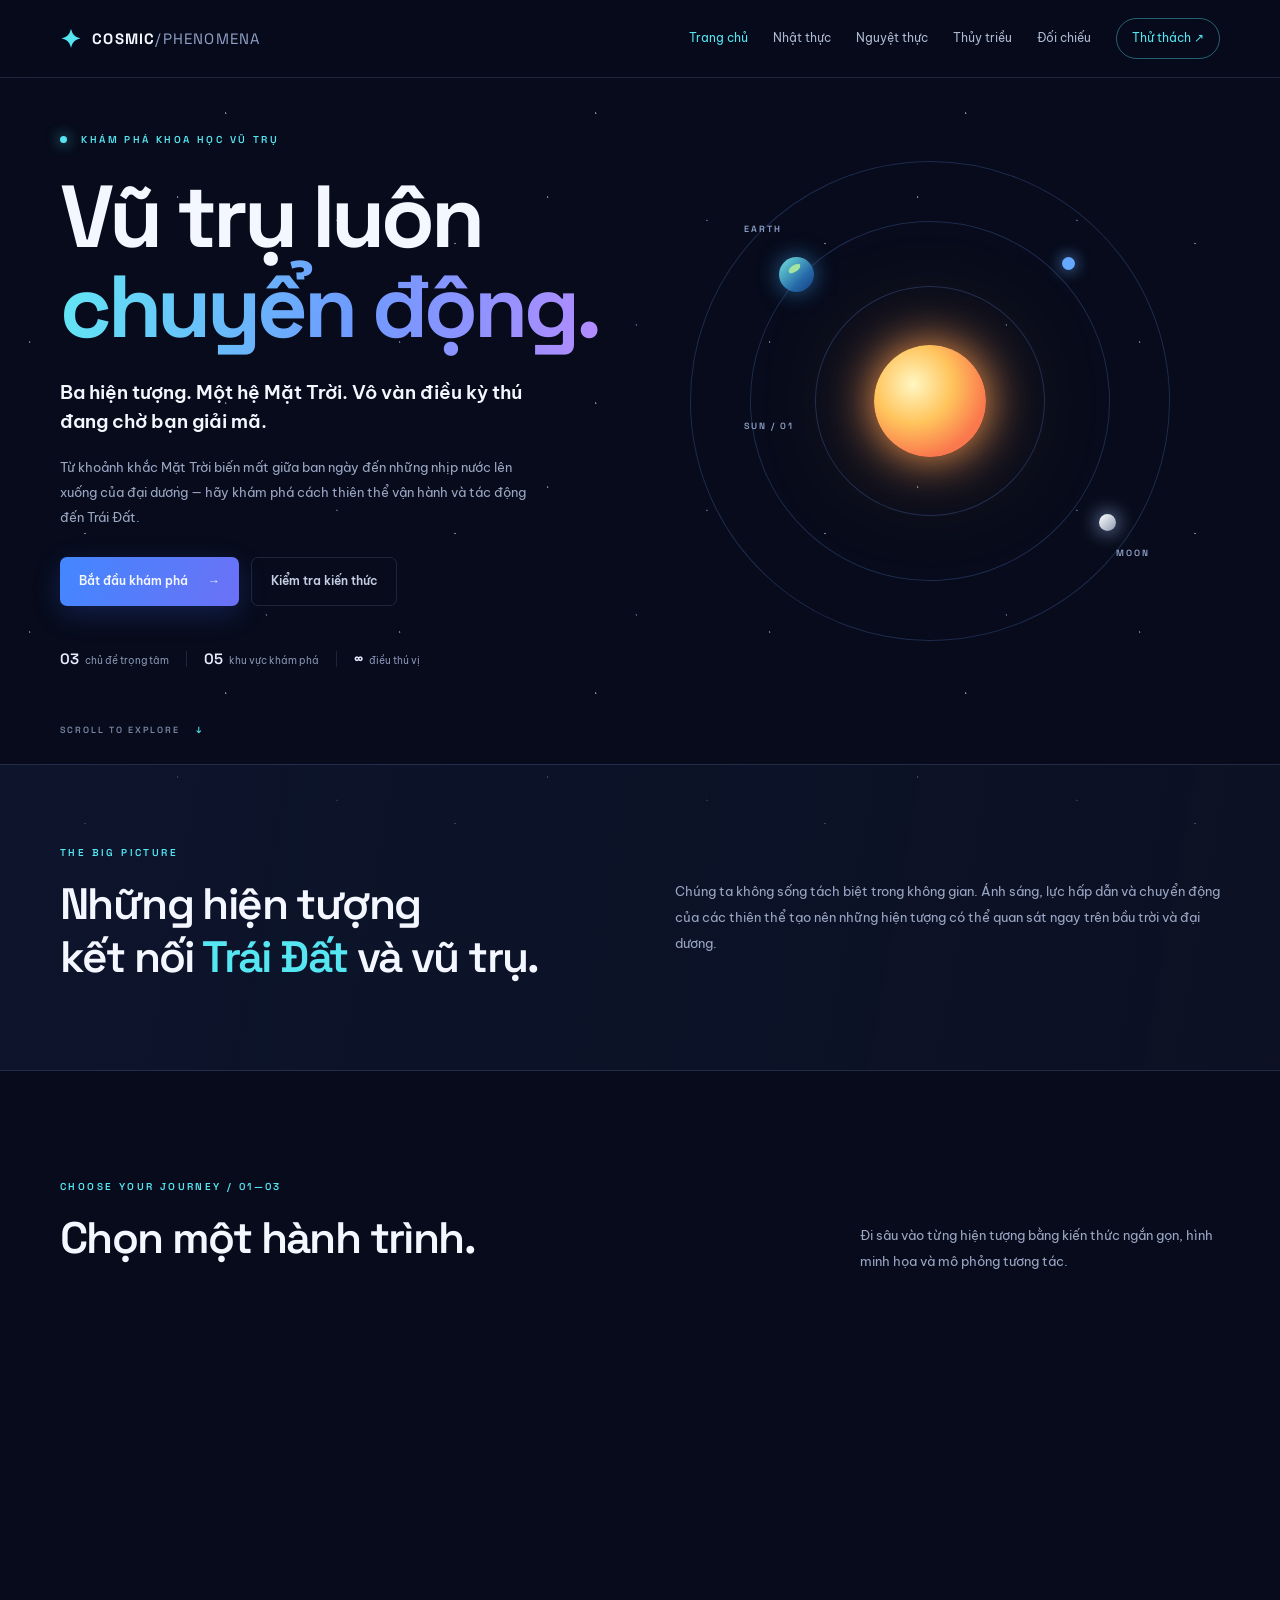
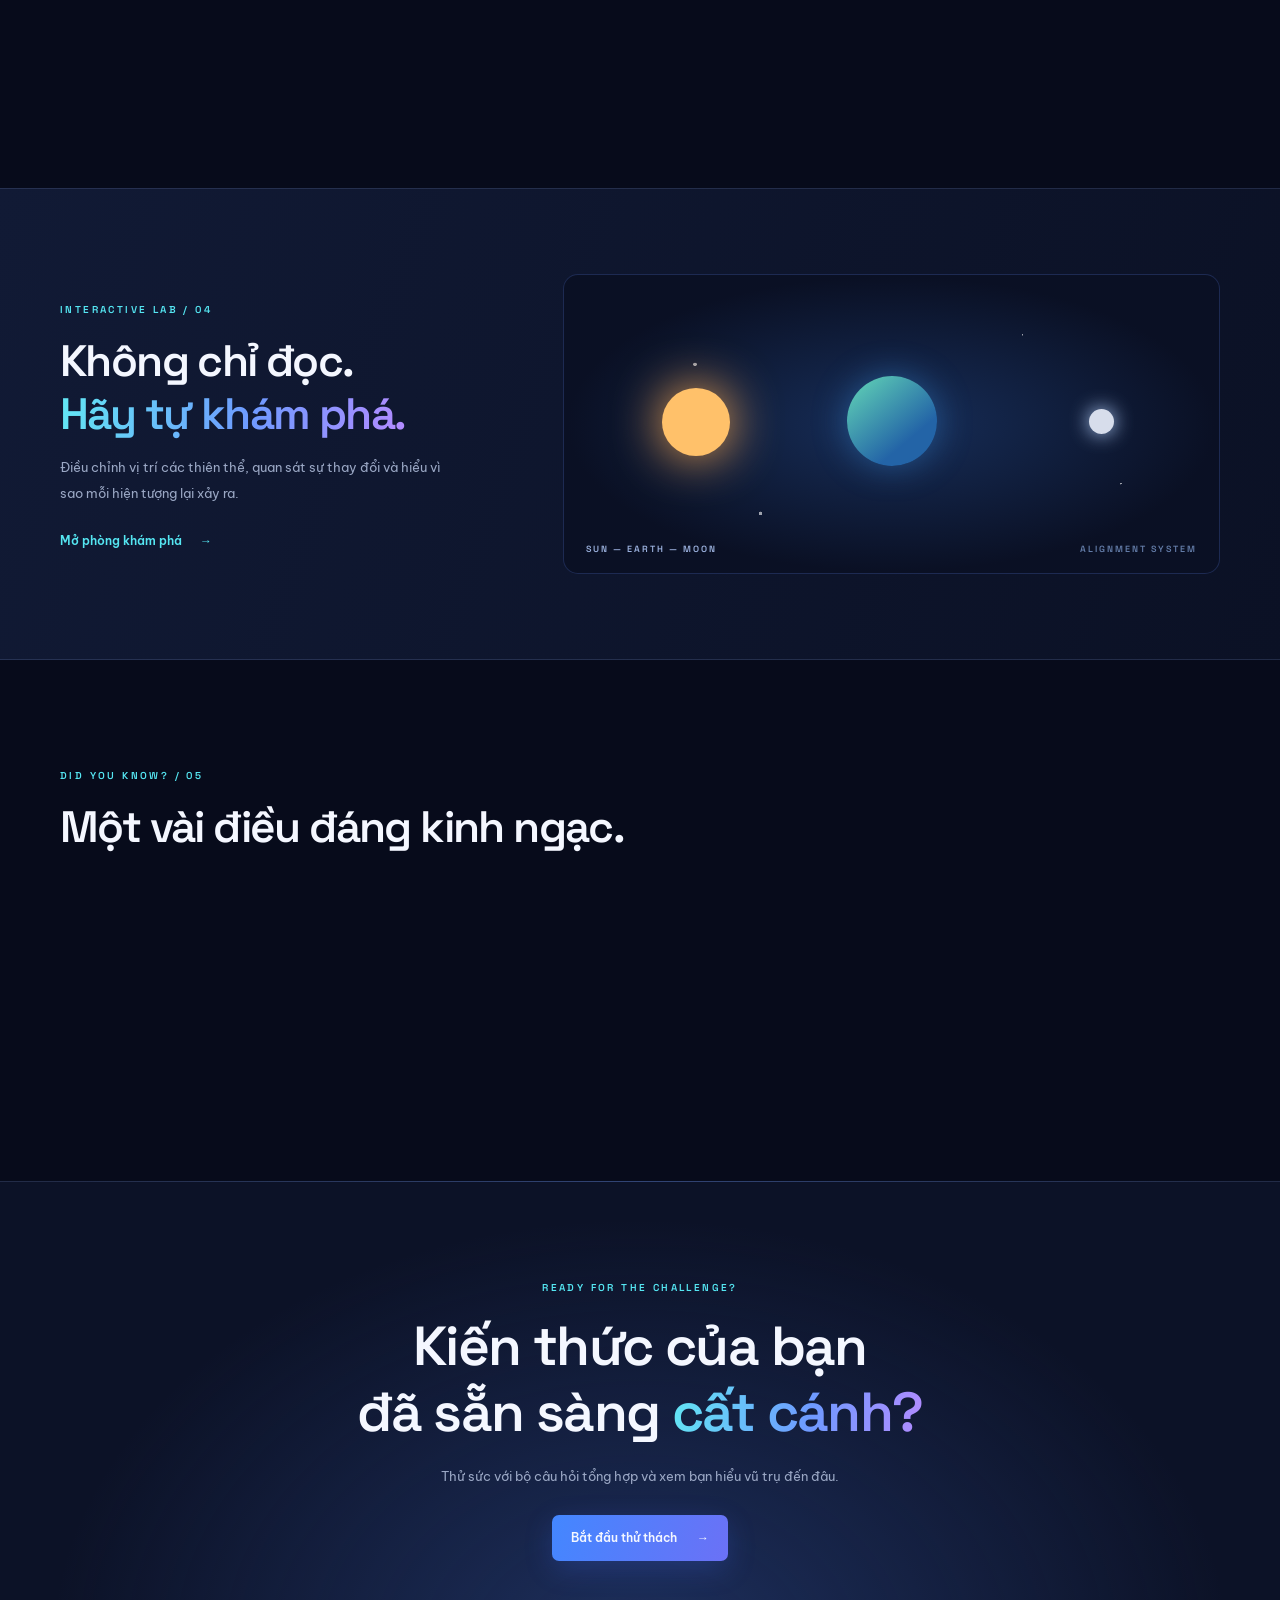
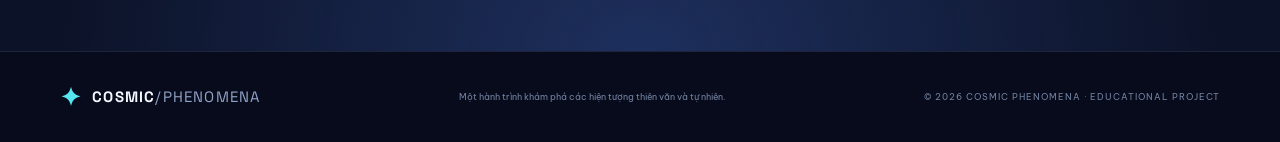
<file: index.html>
<!DOCTYPE html>
<html lang="vi">
<head>
  <meta charset="UTF-8"><meta name="viewport" content="width=device-width, initial-scale=1">
  <meta name="theme-color" content="#070b1b">
  <meta name="description" content="Khám phá nhật thực, nguyệt thực và thủy triều qua kiến thức khoa học, mô phỏng trực quan và thử thách tương tác.">
  <title>COSMIC PHENOMENA — Khám phá vũ trụ</title>
  <link rel="preconnect" href="https://fonts.googleapis.com"><link rel="preconnect" href="https://fonts.gstatic.com" crossorigin>
  <link href="https://fonts.googleapis.com/css2?family=Be+Vietnam+Pro:wght@300;400;500;600;700;800&family=Space+Grotesk:wght@400;500;600;700&display=swap" rel="stylesheet">
  <link rel="stylesheet" href="css/style.css">
</head>
<body>
  <div class="starfield" aria-hidden="true"></div>
  <header class="site-header">
    <a class="brand" href="index.html"><span class="brand-mark">✦</span><span>COSMIC<span class="brand-light">/PHENOMENA</span></span></a>
    <button class="menu-toggle" aria-label="Mở menu" aria-expanded="false">☰</button>
    <nav class="main-nav">
      <a class="active" href="index.html">Trang chủ</a><a href="pages/solar-eclipse.html">Nhật thực</a><a href="pages/lunar-eclipse.html">Nguyệt thực</a><a href="pages/tides.html">Thủy triều</a><a href="pages/compare.html">Đối chiếu</a><a class="nav-quiz" href="pages/quiz.html">Thử thách ↗</a>
    </nav>
  </header>
  <main>
    <section class="hero wrap">
      <div class="hero-copy">
        <div class="eyebrow"><span class="pulse"></span> KHÁM PHÁ KHOA HỌC VŨ TRỤ</div>
        <h1>Vũ trụ luôn<br><span class="gradient-text">chuyển động.</span></h1>
        <p class="hero-lead">Ba hiện tượng. Một hệ Mặt Trời. Vô vàn điều kỳ thú đang chờ bạn giải mã.</p>
        <p class="hero-desc">Từ khoảnh khắc Mặt Trời biến mất giữa ban ngày đến những nhịp nước lên xuống của đại dương — hãy khám phá cách thiên thể vận hành và tác động đến Trái Đất.</p>
        <div class="hero-actions"><a class="btn btn-primary" href="#journey">Bắt đầu khám phá <span>→</span></a><a class="btn btn-ghost" href="pages/quiz.html">Kiểm tra kiến thức</a></div>
        <div class="hero-meta"><span><b>03</b> chủ đề trọng tâm</span><i></i><span><b>05</b> khu vực khám phá</span><i></i><span><b>∞</b> điều thú vị</span></div>
      </div>
      <div class="solar-art" aria-label="Minh họa hệ Mặt Trời và các thiên thể">
        <div class="orbit orbit-one"></div><div class="orbit orbit-two"></div><div class="orbit orbit-three"></div>
        <div class="sun"></div><div class="planet planet-earth"><span></span></div><div class="planet planet-moon"></div><div class="planet planet-blue"></div>
        <div class="art-label label-sun">SUN / 01</div><div class="art-label label-earth">EARTH</div><div class="art-label label-moon">MOON</div>
      </div>
      <div class="scroll-note">SCROLL TO EXPLORE <span>↓</span></div>
    </section>
    <section class="intro-band"><div class="wrap intro-grid"><div><span class="section-kicker">THE BIG PICTURE</span><h2>Những hiện tượng<br>kết nối <em>Trái Đất</em> và vũ trụ.</h2></div><p>Chúng ta không sống tách biệt trong không gian. Ánh sáng, lực hấp dẫn và chuyển động của các thiên thể tạo nên những hiện tượng có thể quan sát ngay trên bầu trời và đại dương.</p></div></section>
    <section class="wrap journey-section" id="journey">
      <div class="section-heading"><div><span class="section-kicker">CHOOSE YOUR JOURNEY / 01—03</span><h2>Chọn một hành trình.</h2></div><p>Đi sâu vào từng hiện tượng bằng kiến thức ngắn gọn, hình minh họa và mô phỏng tương tác.</p></div>
      <div class="topic-grid">
        <a class="topic-card eclipse-card" href="pages/solar-eclipse.html"><div class="card-top"><span>01 / SOLAR ECLIPSE</span><span class="arrow-round">↗</span></div><div class="mini-orbit"><span class="mini-sun"></span><span class="mini-moon"></span><span class="mini-earth"></span></div><h3>Nhật thực</h3><p>Khi Mặt Trăng đi qua giữa Mặt Trời và Trái Đất, che khuất ánh sáng Mặt Trời.</p><div class="card-link">Khám phá hiện tượng <b>→</b></div></a>
        <a class="topic-card lunar-card" href="pages/lunar-eclipse.html"><div class="card-top"><span>02 / LUNAR ECLIPSE</span><span class="arrow-round">↗</span></div><div class="mini-orbit"><span class="mini-earth"></span><span class="mini-moon red-moon"></span><span class="shadow-cone"></span></div><h3>Nguyệt thực</h3><p>Khi Trái Đất nằm giữa Mặt Trời và Mặt Trăng, bóng Trái Đất phủ lên Mặt Trăng.</p><div class="card-link">Khám phá hiện tượng <b>→</b></div></a>
        <a class="topic-card tide-card" href="pages/tides.html"><div class="card-top"><span>03 / OCEAN TIDES</span><span class="arrow-round">↗</span></div><div class="tide-visual"><span class="tide-moon"></span><span class="tide-earth"></span><span class="wave wave-a"></span><span class="wave wave-b"></span></div><h3>Thủy triều</h3><p>Nhịp dâng và hạ của mực nước biển chủ yếu do lực hấp dẫn của Mặt Trăng và Mặt Trời.</p><div class="card-link">Khám phá hiện tượng <b>→</b></div></a>
      </div>
    </section>
    <section class="simulation-strip"><div class="wrap sim-grid"><div><span class="section-kicker">INTERACTIVE LAB / 04</span><h2>Không chỉ đọc.<br><span class="gradient-text">Hãy tự khám phá.</span></h2><p>Điều chỉnh vị trí các thiên thể, quan sát sự thay đổi và hiểu vì sao mỗi hiện tượng lại xảy ra.</p><a class="text-link" href="pages/compare.html">Mở phòng khám phá <span>→</span></a></div><div class="lab-panel"><div class="lab-stars"></div><div class="lab-sun"></div><div class="lab-earth"></div><div class="lab-moon"></div><div class="lab-caption">SUN — EARTH — MOON <span>ALIGNMENT SYSTEM</span></div></div></div></section>
    <section class="wrap facts-section"><div class="section-heading"><div><span class="section-kicker">DID YOU KNOW? / 05</span><h2>Một vài điều đáng kinh ngạc.</h2></div></div><div class="fact-grid"><article class="fact"><strong>01</strong><h3>Không phải tháng nào cũng có nhật thực</h3><p>Mặt phẳng quỹ đạo Mặt Trăng nghiêng khoảng 5° so với mặt phẳng quỹ đạo Trái Đất quanh Mặt Trời.</p></article><article class="fact"><strong>02</strong><h3>Mặt Trăng có thể chuyển màu đỏ</h3><p>Trong nguyệt thực toàn phần, ánh sáng đỏ bị khúc xạ và tán xạ qua khí quyển Trái Đất chiếu tới Mặt Trăng.</p></article><article class="fact"><strong>03</strong><h3>Mặt Trời cũng tạo ra thủy triều</h3><p>Mặt Trăng có ảnh hưởng lớn hơn, nhưng lực hấp dẫn của Mặt Trời cũng góp phần tạo nên triều cường và triều kém.</p></article></div></section>
    <section class="final-cta"><div class="wrap cta-inner"><span class="section-kicker">READY FOR THE CHALLENGE?</span><h2>Kiến thức của bạn<br>đã sẵn sàng <span class="gradient-text">cất cánh?</span></h2><p>Thử sức với bộ câu hỏi tổng hợp và xem bạn hiểu vũ trụ đến đâu.</p><a class="btn btn-primary" href="pages/quiz.html">Bắt đầu thử thách <span>→</span></a></div></section>
  </main>
  <footer class="site-footer"><div class="wrap footer-inner"><a class="brand" href="index.html"><span class="brand-mark">✦</span><span>COSMIC<span class="brand-light">/PHENOMENA</span></span></a><p>Một hành trình khám phá các hiện tượng thiên văn và tự nhiên.</p><span>© 2026 COSMIC PHENOMENA · EDUCATIONAL PROJECT</span></div></footer>
  <script src="js/app.js"></script>
</body></html>
</file>
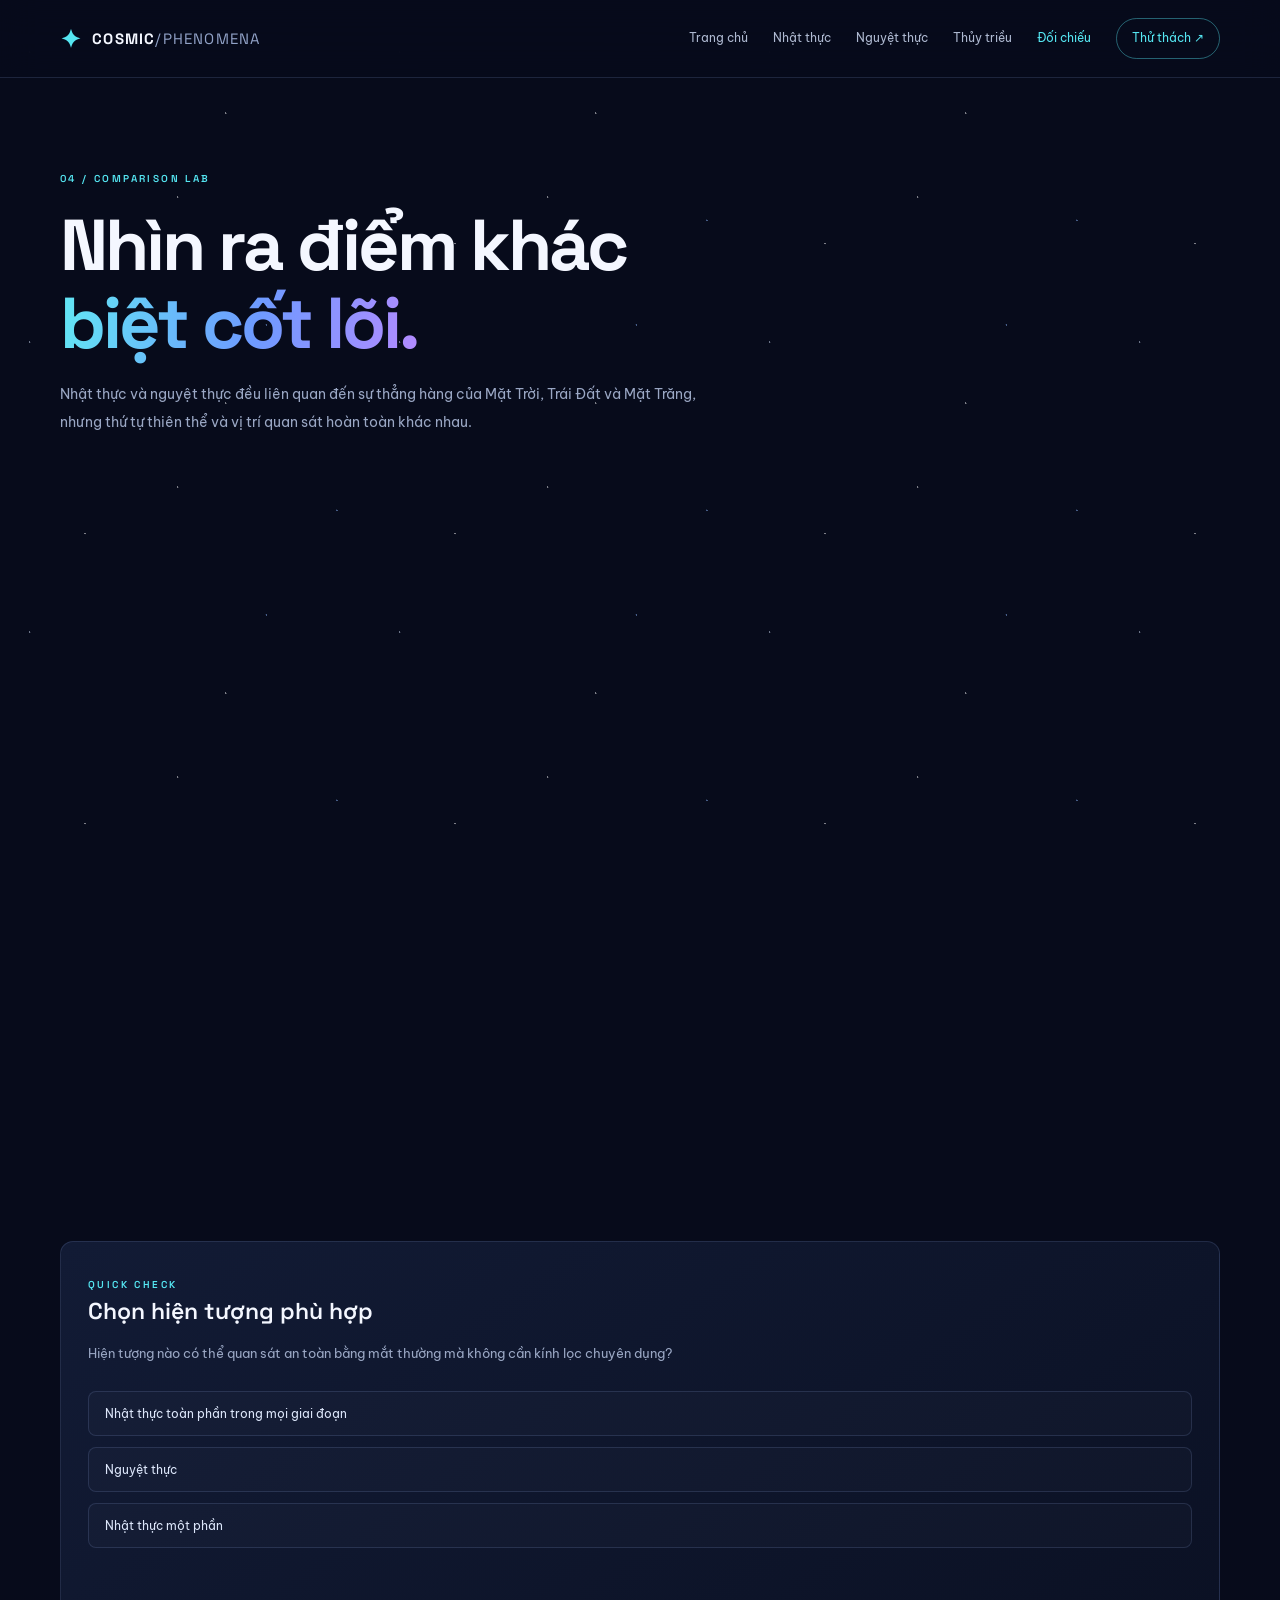
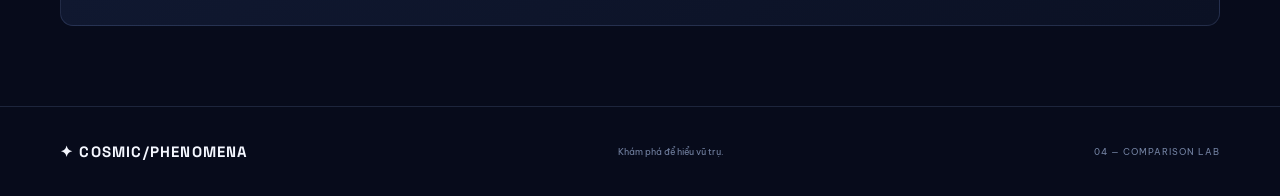
<file: pages/compare.html>
<!DOCTYPE html><html lang="vi"><head><meta charset="UTF-8"><meta name="viewport" content="width=device-width,initial-scale=1"><title>Đối chiếu — COSMIC PHENOMENA</title><link href="https://fonts.googleapis.com/css2?family=Be+Vietnam+Pro:wght@300;400;500;600;700;800&family=Space+Grotesk:wght@400;500;600;700&display=swap" rel="stylesheet"><link rel="stylesheet" href="../css/style.css"></head><body><div class="starfield"></div><header class="site-header"><a class="brand" href="../index.html"><span class="brand-mark">✦</span><span>COSMIC<span class="brand-light">/PHENOMENA</span></span></a><button class="menu-toggle" aria-label="Mở menu">☰</button><nav class="main-nav"><a href="../index.html">Trang chủ</a><a href="solar-eclipse.html">Nhật thực</a><a href="lunar-eclipse.html">Nguyệt thực</a><a href="tides.html">Thủy triều</a><a class="active" href="compare.html">Đối chiếu</a><a class="nav-quiz" href="quiz.html">Thử thách ↗</a></nav></header><main class="wrap"><section class="page-hero"><span class="section-kicker">04 / COMPARISON LAB</span><h1>Nhìn ra điểm khác<br><span class="gradient-text">biệt cốt lõi.</span></h1><p>Nhật thực và nguyệt thực đều liên quan đến sự thẳng hàng của Mặt Trời, Trái Đất và Mặt Trăng, nhưng thứ tự thiên thể và vị trí quan sát hoàn toàn khác nhau.</p></section><section class="content-panel"><h2>Nhật thực vs. Nguyệt thực</h2><div class="table-wrap"><table><thead><tr><th>Tiêu chí</th><th>Nhật thực</th><th>Nguyệt thực</th></tr></thead><tbody><tr><td>Thứ tự thiên thể</td><td>Mặt Trời — Mặt Trăng — Trái Đất</td><td>Mặt Trời — Trái Đất — Mặt Trăng</td></tr><tr><td>Pha Mặt Trăng</td><td>Trăng non</td><td>Trăng tròn</td></tr><tr><td>Vật thể bị che khuất</td><td>Mặt Trời (theo góc nhìn trên Trái Đất)</td><td>Mặt Trăng</td></tr><tr><td>Vùng quan sát</td><td>Dải hẹp trên Trái Đất đối với toàn phần</td><td>Nửa Trái Đất đang là ban đêm và thấy Mặt Trăng</td></tr><tr><td>An toàn quan sát</td><td>Cần kính lọc chuyên dụng đạt chuẩn hoặc chiếu gián tiếp</td><td>Có thể quan sát trực tiếp bằng mắt thường</td></tr></tbody></table></div></section><section class="content-panel" style="margin-top:20px"><h2>Triều cường vs. Triều kém</h2><div class="table-wrap"><table><thead><tr><th>Tiêu chí</th><th>Triều cường</th><th>Triều kém</th></tr></thead><tbody><tr><td>Vị trí tương đối</td><td>Mặt Trời, Trái Đất, Mặt Trăng gần thẳng hàng</td><td>Hướng Mặt Trời và Mặt Trăng gần vuông góc</td></tr><tr><td>Thời điểm thường gặp</td><td>Gần trăng non và trăng tròn</td><td>Gần bán nguyệt đầu và cuối</td></tr><tr><td>Biên độ triều</td><td>Lớn hơn</td><td>Nhỏ hơn</td></tr></tbody></table></div></section><section class="interactive-panel"><span class="section-kicker">QUICK CHECK</span><h2>Chọn hiện tượng phù hợp</h2><p>Hiện tượng nào có thể quan sát an toàn bằng mắt thường mà không cần kính lọc chuyên dụng?</p><div class="answers" id="quick-answers"><button class="answer" data-correct="false">Nhật thực toàn phần trong mọi giai đoạn</button><button class="answer" data-correct="true">Nguyệt thực</button><button class="answer" data-correct="false">Nhật thực một phần</button></div><div class="quiz-feedback" id="quick-feedback" aria-live="polite"></div></section></main><footer class="site-footer"><div class="wrap footer-inner"><a class="brand" href="../index.html">✦ COSMIC/PHENOMENA</a><p>Khám phá để hiểu vũ trụ.</p><span>04 — COMPARISON LAB</span></div></footer><script src="../js/app.js"></script><script>document.querySelectorAll('#quick-answers .answer').forEach(b=>b.addEventListener('click',()=>{document.querySelectorAll('#quick-answers .answer').forEach(x=>x.classList.remove('correct','wrong'));const ok=b.dataset.correct==='true';b.classList.add(ok?'correct':'wrong');document.getElementById('quick-feedback').textContent=ok?'Chính xác! Nguyệt thực có thể quan sát trực tiếp bằng mắt thường.':'Chưa đúng. Nhật thực cần biện pháp bảo vệ mắt; nguyệt thực thì không.';}));</script></body></html>
</file>
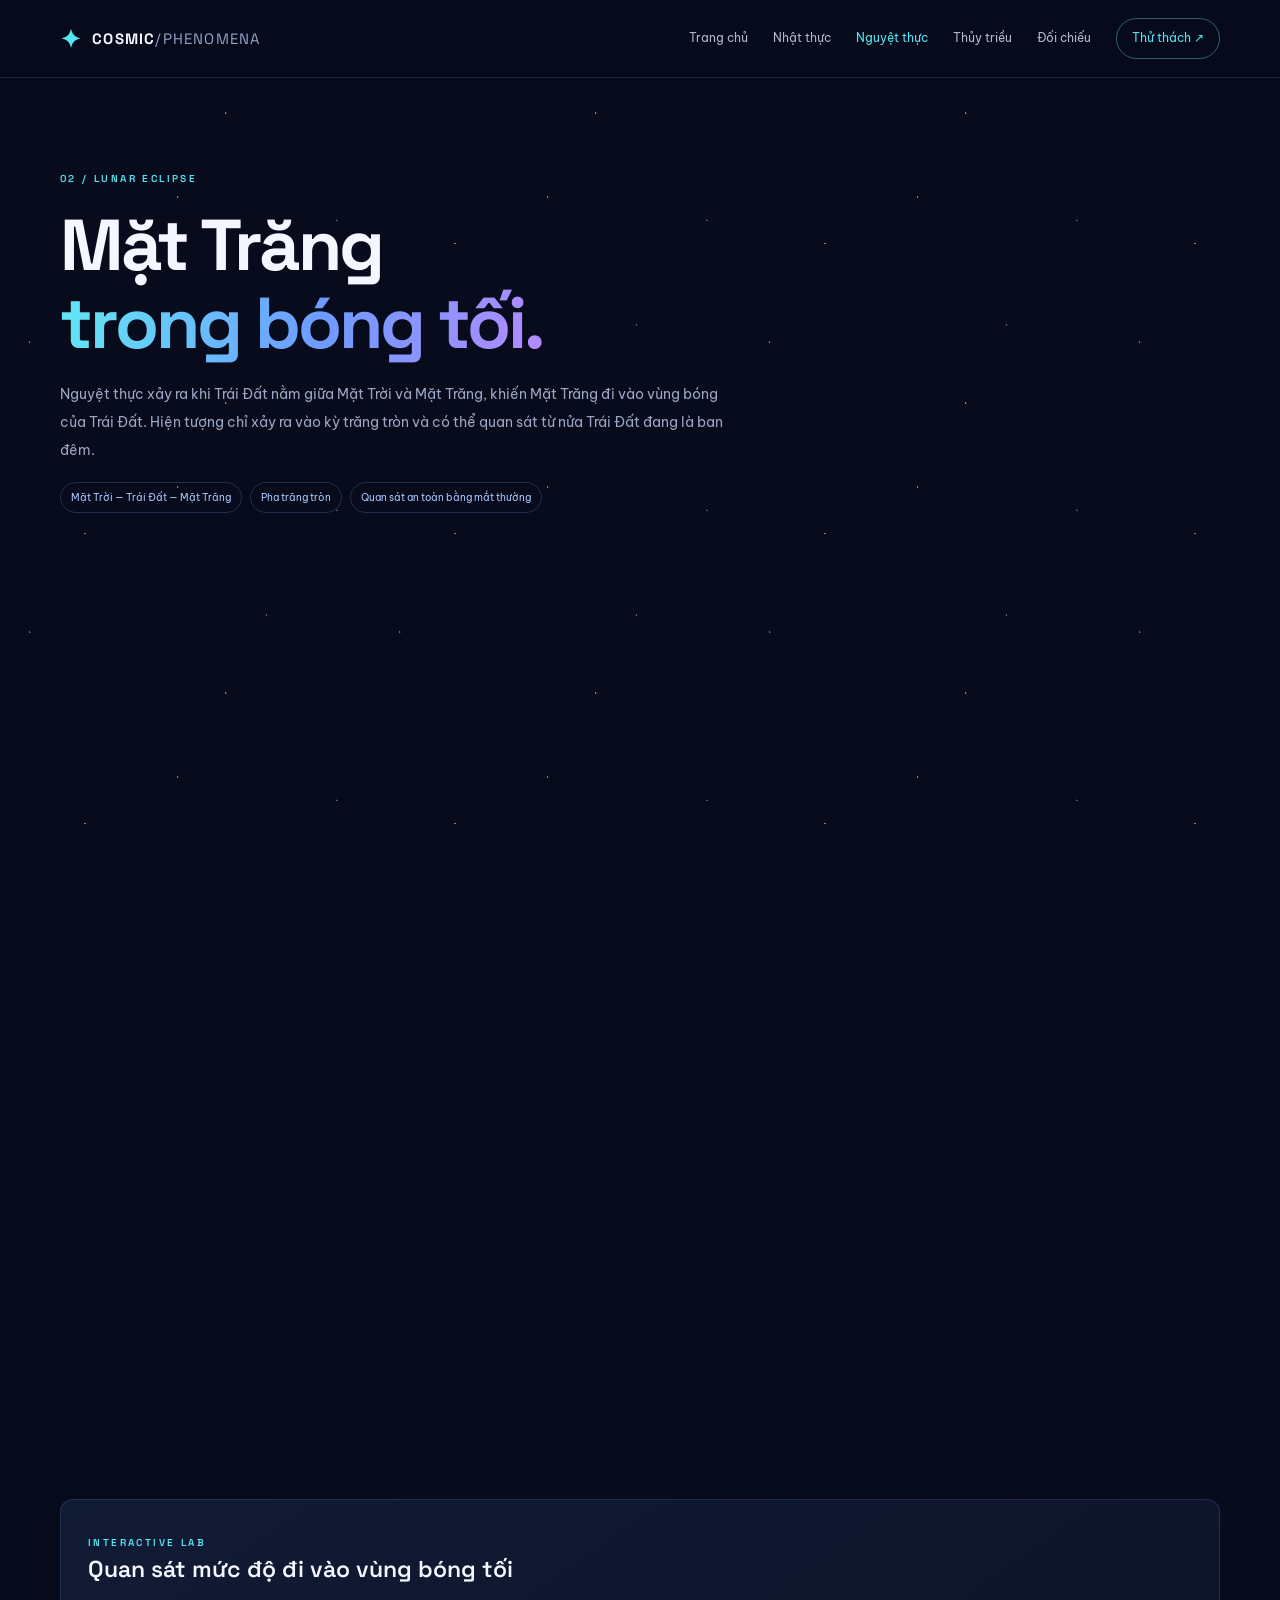
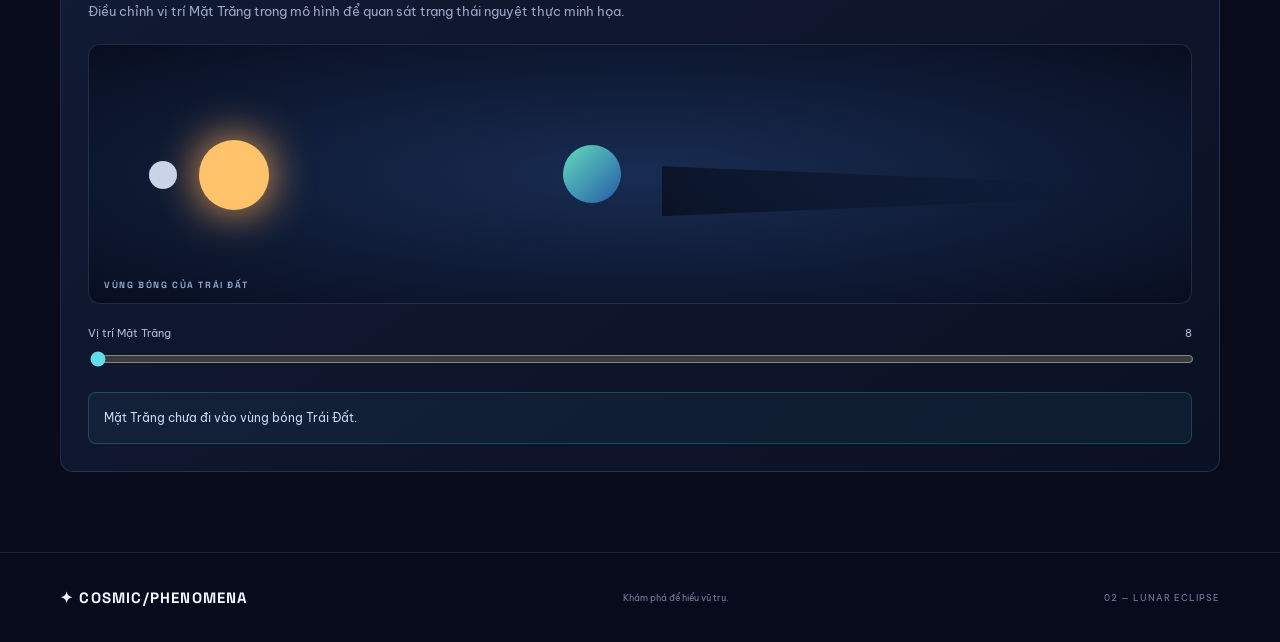
<file: pages/lunar-eclipse.html>
<!DOCTYPE html><html lang="vi"><head><meta charset="UTF-8"><meta name="viewport" content="width=device-width,initial-scale=1"><meta name="description" content="Khám phá nguyệt thực, bóng Trái Đất và Mặt Trăng máu."><title>Nguyệt thực — COSMIC PHENOMENA</title><link href="https://fonts.googleapis.com/css2?family=Be+Vietnam+Pro:wght@300;400;500;600;700;800&family=Space+Grotesk:wght@400;500;600;700&display=swap" rel="stylesheet"><link rel="stylesheet" href="../css/style.css"></head><body><div class="starfield"></div><header class="site-header"><a class="brand" href="../index.html"><span class="brand-mark">✦</span><span>COSMIC<span class="brand-light">/PHENOMENA</span></span></a><button class="menu-toggle" aria-label="Mở menu">☰</button><nav class="main-nav"><a href="../index.html">Trang chủ</a><a href="solar-eclipse.html">Nhật thực</a><a class="active" href="lunar-eclipse.html">Nguyệt thực</a><a href="tides.html">Thủy triều</a><a href="compare.html">Đối chiếu</a><a class="nav-quiz" href="quiz.html">Thử thách ↗</a></nav></header><main class="wrap"><section class="page-hero"><span class="section-kicker">02 / LUNAR ECLIPSE</span><h1>Mặt Trăng<br><span class="gradient-text">trong bóng tối.</span></h1><p>Nguyệt thực xảy ra khi Trái Đất nằm giữa Mặt Trời và Mặt Trăng, khiến Mặt Trăng đi vào vùng bóng của Trái Đất. Hiện tượng chỉ xảy ra vào kỳ trăng tròn và có thể quan sát từ nửa Trái Đất đang là ban đêm.</p><div class="pill-row"><span class="pill">Mặt Trời — Trái Đất — Mặt Trăng</span><span class="pill">Pha trăng tròn</span><span class="pill">Quan sát an toàn bằng mắt thường</span></div></section><div class="content-grid"><article class="content-panel"><h2>01. Bóng Trái Đất che Mặt Trăng</h2><p>Trái Đất chặn ánh sáng trực tiếp từ Mặt Trời và tạo ra hai vùng bóng: vùng bóng tối (umbra) ở trung tâm và vùng bóng nửa tối (penumbra) bao quanh. Khi Mặt Trăng đi qua các vùng này, nguyệt thực diễn ra.</p><div class="diagram"><div class="body sun-body"></div><div class="body earth-body" style="left:48%;width:64px;height:64px"></div><div class="shadow" style="left:58%;top:48%;width:34%;height:55px"></div><div class="body moon-body" style="right:12%;background:#bd705e;box-shadow:0 0 20px #e36e50"></div><div class="diagram-label">SUN → EARTH → MOON · MINH HỌA KHÔNG THEO TỈ LỆ</div></div><p>Khác với nhật thực, nguyệt thực không đòi hỏi người quan sát phải đứng trong một dải bóng hẹp. Bất kỳ nơi nào trên Trái Đất đang ở phía ban đêm và có Mặt Trăng trên đường chân trời đều có cơ hội quan sát.</p></article><aside class="info-panel"><h2>Các dạng nguyệt thực</h2><div class="info-list"><div class="info-item"><b>Nguyệt thực toàn phần</b><span>Toàn bộ Mặt Trăng đi vào vùng bóng tối của Trái Đất.</span></div><div class="info-item"><b>Nguyệt thực một phần</b><span>Chỉ một phần đĩa Mặt Trăng đi vào vùng bóng tối.</span></div><div class="info-item"><b>Nguyệt thực nửa tối</b><span>Mặt Trăng chỉ đi qua vùng bóng nửa tối, độ tối thường khó nhận ra bằng mắt.</span></div></div></aside></div><section class="two-col"><article class="content-panel"><h2>02. Vì sao Mặt Trăng chuyển đỏ?</h2><p>Khi nguyệt thực toàn phần diễn ra, ánh sáng Mặt Trời đi qua lớp khí quyển Trái Đất bị khúc xạ vào vùng bóng tối. Ánh sáng xanh bị tán xạ mạnh hơn, trong khi thành phần đỏ/cam truyền tới Mặt Trăng nhiều hơn, tạo nên màu đỏ đồng thường được gọi là “trăng máu”.</p></article><article class="content-panel"><h2>03. Các giai đoạn chính</h2><p>Nguyệt thực có thể bắt đầu bằng pha nửa tối, tiếp đến là nguyệt thực một phần, toàn phần (nếu có), rồi diễn ra theo trình tự ngược lại. Không phải mọi nguyệt thực đều có đủ pha toàn phần.</p></article></section><section class="interactive-panel"><span class="section-kicker">INTERACTIVE LAB</span><h2>Quan sát mức độ đi vào vùng bóng tối</h2><p>Điều chỉnh vị trí Mặt Trăng trong mô hình để quan sát trạng thái nguyệt thực minh họa.</p><div class="diagram"><div class="body sun-body"></div><div class="body earth-body" style="left:43%;top:39%"></div><div class="shadow" style="left:52%;top:47%;width:38%;height:50px"></div><div class="body moon-body" id="lunar-moon" style="right:8%;top:45%;background:#c9d4e8"></div><div class="diagram-label">VÙNG BÓNG CỦA TRÁI ĐẤT</div></div><div class="control-row"><label for="lunar-position">Vị trí Mặt Trăng</label><output id="lunar-value">8</output></div><input class="range-control" id="lunar-position" data-output="lunar-value" type="range" min="8" max="92" value="8"><div class="result-box" id="lunar-result">Mặt Trăng ở ngoài vùng bóng của Trái Đất.</div></section></main><footer class="site-footer"><div class="wrap footer-inner"><a class="brand" href="../index.html">✦ COSMIC/PHENOMENA</a><p>Khám phá để hiểu vũ trụ.</p><span>02 — LUNAR ECLIPSE</span></div></footer><script src="../js/app.js"></script><script>const r=document.getElementById('lunar-position'),m=document.getElementById('lunar-moon'),o=document.getElementById('lunar-result');function u(){let x=Number(r.value);m.style.right=(100-x)+'%';m.style.background=x<35?'#c9d4e8':x<52?'#9c8b83':'#b94f43';o.textContent=x<35?'Mặt Trăng chưa đi vào vùng bóng Trái Đất.':x<52?'Mặt Trăng đang đi qua vùng bóng nửa tối.':x<72?'Mặt Trăng đi sâu vào vùng bóng tối — nguyệt thực một phần hoặc toàn phần tùy mức độ.':'Mặt Trăng đang rời khỏi vùng bóng tối.'}r.addEventListener('input',u);u();</script></body></html>
</file>
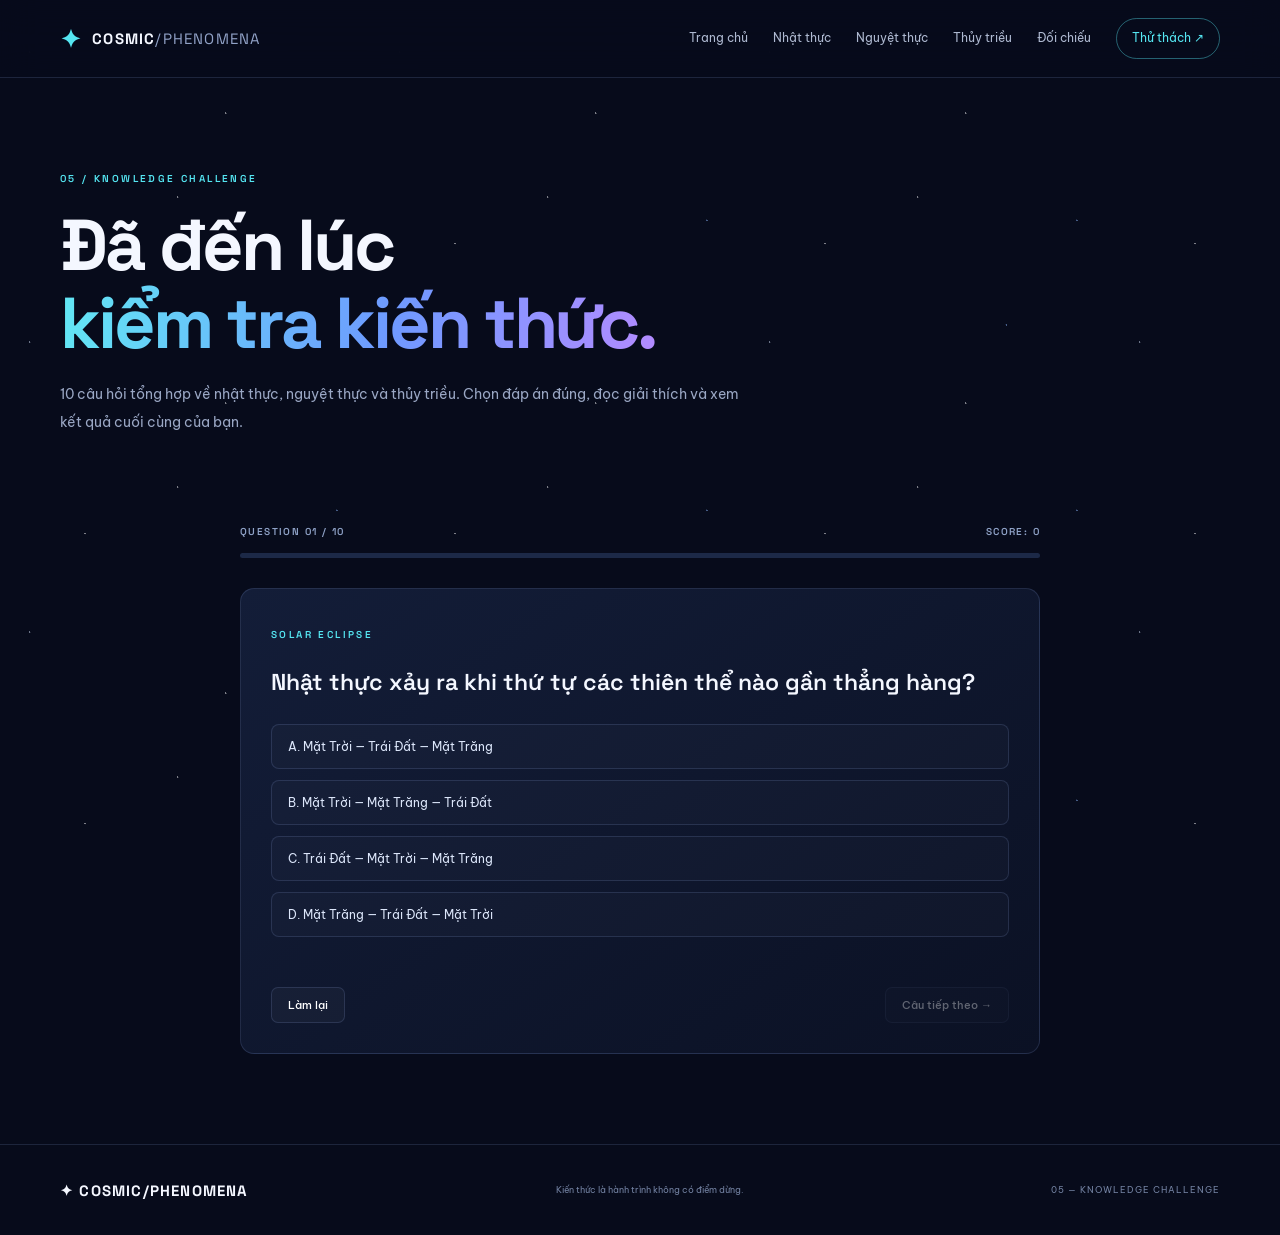
<file: pages/quiz.html>
<!DOCTYPE html><html lang="vi"><head><meta charset="UTF-8"><meta name="viewport" content="width=device-width,initial-scale=1"><meta name="description" content="Thử thách kiến thức về nhật thực, nguyệt thực và thủy triều."><title>Thử thách kiến thức — COSMIC PHENOMENA</title><link href="https://fonts.googleapis.com/css2?family=Be+Vietnam+Pro:wght@300;400;500;600;700;800&family=Space+Grotesk:wght@400;500;600;700&display=swap" rel="stylesheet"><link rel="stylesheet" href="../css/style.css"></head><body><div class="starfield"></div><header class="site-header"><a class="brand" href="../index.html"><span class="brand-mark">✦</span><span>COSMIC<span class="brand-light">/PHENOMENA</span></span></a><button class="menu-toggle" aria-label="Mở menu">☰</button><nav class="main-nav"><a href="../index.html">Trang chủ</a><a href="solar-eclipse.html">Nhật thực</a><a href="lunar-eclipse.html">Nguyệt thực</a><a href="tides.html">Thủy triều</a><a href="compare.html">Đối chiếu</a><a class="nav-quiz active" href="quiz.html">Thử thách ↗</a></nav></header><main class="wrap"><section class="page-hero"><span class="section-kicker">05 / KNOWLEDGE CHALLENGE</span><h1>Đã đến lúc<br><span class="gradient-text">kiểm tra kiến thức.</span></h1><p>10 câu hỏi tổng hợp về nhật thực, nguyệt thực và thủy triều. Chọn đáp án đúng, đọc giải thích và xem kết quả cuối cùng của bạn.</p></section><section class="quiz-shell"><div class="quiz-top"><span id="question-count">QUESTION 01 / 10</span><span id="score-live">SCORE: 0</span></div><div class="progress"><span id="progress-bar"></span></div><div class="question-card" id="quiz-card"><span class="section-kicker" id="question-topic">SOLAR ECLIPSE</span><h2 id="question-text">Đang tải câu hỏi...</h2><div class="answers" id="answer-list"></div><div class="quiz-feedback" id="feedback" aria-live="polite"></div><div class="quiz-actions"><button class="btn-small" id="restart" type="button">Làm lại</button><button class="btn-small" id="next" type="button" disabled>Câu tiếp theo →</button></div></div></section></main><footer class="site-footer"><div class="wrap footer-inner"><a class="brand" href="../index.html">✦ COSMIC/PHENOMENA</a><p>Kiến thức là hành trình không có điểm dừng.</p><span>05 — KNOWLEDGE CHALLENGE</span></div></footer><script src="../js/app.js"></script><script src="../js/quiz.js"></script></body></html>
</file>
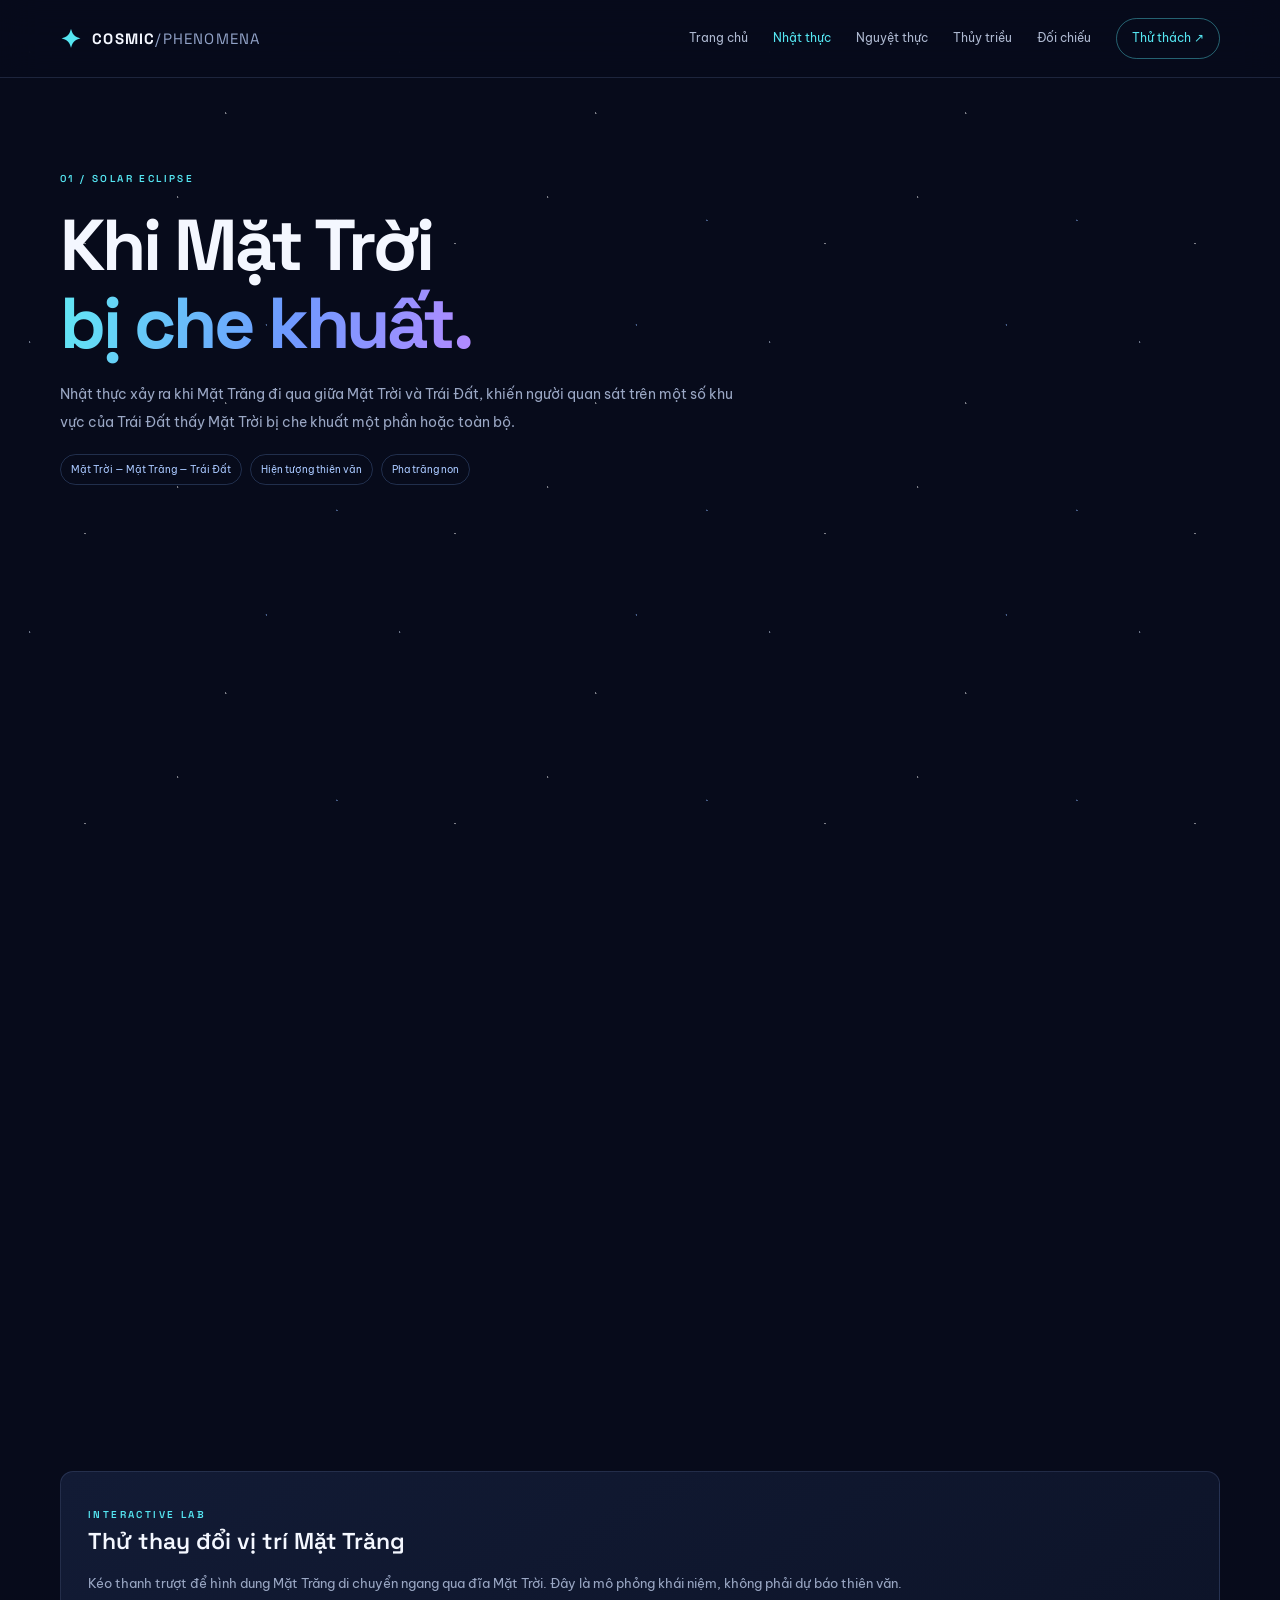
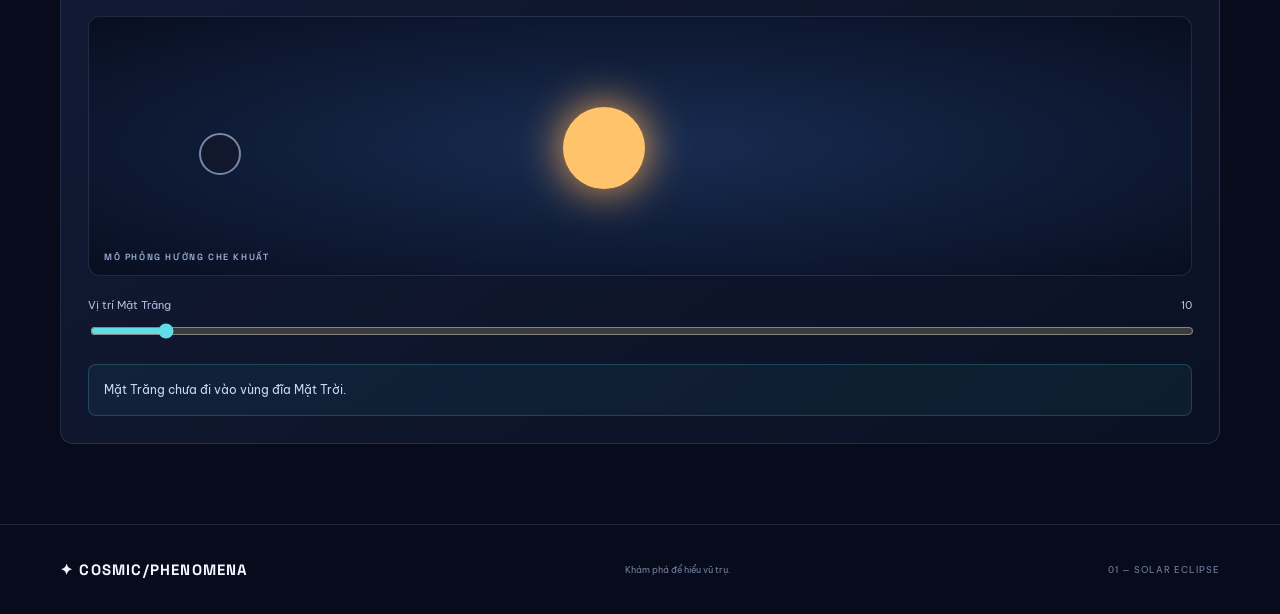
<file: pages/solar-eclipse.html>
<!DOCTYPE html><html lang="vi"><head><meta charset="UTF-8"><meta name="viewport" content="width=device-width,initial-scale=1"><meta name="description" content="Tìm hiểu nhật thực, các loại nhật thực và cách quan sát an toàn."><title>Nhật thực — COSMIC PHENOMENA</title><link href="https://fonts.googleapis.com/css2?family=Be+Vietnam+Pro:wght@300;400;500;600;700;800&family=Space+Grotesk:wght@400;500;600;700&display=swap" rel="stylesheet"><link rel="stylesheet" href="../css/style.css"></head><body><div class="starfield"></div><header class="site-header"><a class="brand" href="../index.html"><span class="brand-mark">✦</span><span>COSMIC<span class="brand-light">/PHENOMENA</span></span></a><button class="menu-toggle" aria-label="Mở menu">☰</button><nav class="main-nav"><a href="../index.html">Trang chủ</a><a class="active" href="solar-eclipse.html">Nhật thực</a><a href="lunar-eclipse.html">Nguyệt thực</a><a href="tides.html">Thủy triều</a><a href="compare.html">Đối chiếu</a><a class="nav-quiz" href="quiz.html">Thử thách ↗</a></nav></header><main class="wrap"><section class="page-hero"><span class="section-kicker">01 / SOLAR ECLIPSE</span><h1>Khi Mặt Trời<br><span class="gradient-text">bị che khuất.</span></h1><p>Nhật thực xảy ra khi Mặt Trăng đi qua giữa Mặt Trời và Trái Đất, khiến người quan sát trên một số khu vực của Trái Đất thấy Mặt Trời bị che khuất một phần hoặc toàn bộ.</p><div class="pill-row"><span class="pill">Mặt Trời — Mặt Trăng — Trái Đất</span><span class="pill">Hiện tượng thiên văn</span><span class="pill">Pha trăng non</span></div></section><div class="content-grid"><article class="content-panel"><h2>01. Cơ chế hình thành</h2><p>Nhật thực chỉ có thể xảy ra vào thời điểm trăng non, khi Mặt Trăng nằm gần đường nối giữa Mặt Trời và Trái Đất. Bóng của Mặt Trăng đổ lên một vùng nhỏ trên bề mặt Trái Đất.</p><div class="diagram"><div class="beam"></div><div class="body sun-body"></div><div class="body earth-body"></div><div class="body moon-body" style="left:37%;right:auto;top:46%"></div><div class="diagram-label">SUN → MOON → EARTH · MINH HỌA KHÔNG THEO TỈ LỆ</div></div><p>Do Mặt Trăng nhỏ hơn Mặt Trời rất nhiều và ở gần Trái Đất hơn, bóng tối của nó chỉ phủ lên một dải hẹp trên bề mặt Trái Đất. Người đứng ngoài vùng bóng sẽ không quan sát được nhật thực toàn phần.</p></article><aside class="info-panel"><h2>Ba dạng nhật thực</h2><div class="info-list"><div class="info-item"><b>Nhật thực toàn phần</b><span>Đĩa Mặt Trời bị che kín hoàn toàn đối với người quan sát trong vùng bóng tối (umbra).</span></div><div class="info-item"><b>Nhật thực một phần</b><span>Chỉ một phần đĩa Mặt Trời bị che khuất khi người quan sát ở vùng bóng nửa tối (penumbra).</span></div><div class="info-item"><b>Nhật thực hình khuyên</b><span>Mặt Trăng có kích thước biểu kiến nhỏ hơn Mặt Trời, để lộ một vành sáng như chiếc nhẫn.</span></div></div></aside></div><section class="two-col"><article class="content-panel"><h2>02. Vì sao không xảy ra mỗi tháng?</h2><p>Quỹ đạo Mặt Trăng nghiêng khoảng 5° so với mặt phẳng quỹ đạo Trái Đất quanh Mặt Trời. Vì vậy, vào đa số kỳ trăng non, Mặt Trăng đi lệch phía trên hoặc phía dưới đường nối chính xác, bóng không chạm Trái Đất.</p></article><article class="content-panel"><h2>03. Quan sát an toàn</h2><p><strong style="color:#fff">Không nhìn trực tiếp vào Mặt Trời</strong> bằng mắt thường, kính râm thông thường, ống nhòm hoặc máy ảnh không có bộ lọc phù hợp. Hãy dùng kính quan sát nhật thực đạt chuẩn ISO 12312-2 hoặc phương pháp chiếu ảnh gián tiếp. Chỉ quan sát vành nhật hoa bằng mắt thường trong giai đoạn toàn phần ngắn ngủi khi Mặt Trời bị che kín hoàn toàn.</p></article></section><section class="interactive-panel"><span class="section-kicker">INTERACTIVE LAB</span><h2>Thử thay đổi vị trí Mặt Trăng</h2><p>Kéo thanh trượt để hình dung Mặt Trăng di chuyển ngang qua đĩa Mặt Trời. Đây là mô phỏng khái niệm, không phải dự báo thiên văn.</p><div class="diagram" id="eclipse-demo"><div class="body sun-body" style="left:43%;top:35%;width:82px;height:82px"></div><div class="body moon-body" id="moving-moon" style="left:10%;top:45%;width:42px;height:42px;background:#11182d;border:2px solid #7787a7"></div><div class="diagram-label">MÔ PHỎNG HƯỚNG CHE KHUẤT</div></div><div class="control-row"><label for="moon-position">Vị trí Mặt Trăng</label><output id="moon-value">10</output></div><input class="range-control" id="moon-position" data-output="moon-value" type="range" min="5" max="85" value="10"><div class="result-box" id="eclipse-result">Mặt Trăng đang ở ngoài đĩa Mặt Trời.</div></section></main><footer class="site-footer"><div class="wrap footer-inner"><a class="brand" href="../index.html">✦ COSMIC/PHENOMENA</a><p>Khám phá để hiểu vũ trụ.</p><span>01 — SOLAR ECLIPSE</span></div></footer><script src="../js/app.js"></script><script>const range=document.getElementById('moon-position'),moon=document.getElementById('moving-moon'),result=document.getElementById('eclipse-result');function update(){const x=Number(range.value);moon.style.left=x+'%';result.textContent=x<30?'Mặt Trăng chưa đi vào vùng đĩa Mặt Trời.':x<48?'Mặt Trăng bắt đầu che khuất một phần đĩa Mặt Trời.':x<59?'Mặt Trăng đang che khuất phần trung tâm — hình dung pha che khuất lớn nhất.':'Mặt Trăng đang rời khỏi đĩa Mặt Trời.'}range.addEventListener('input',update);update();</script></body></html>
</file>
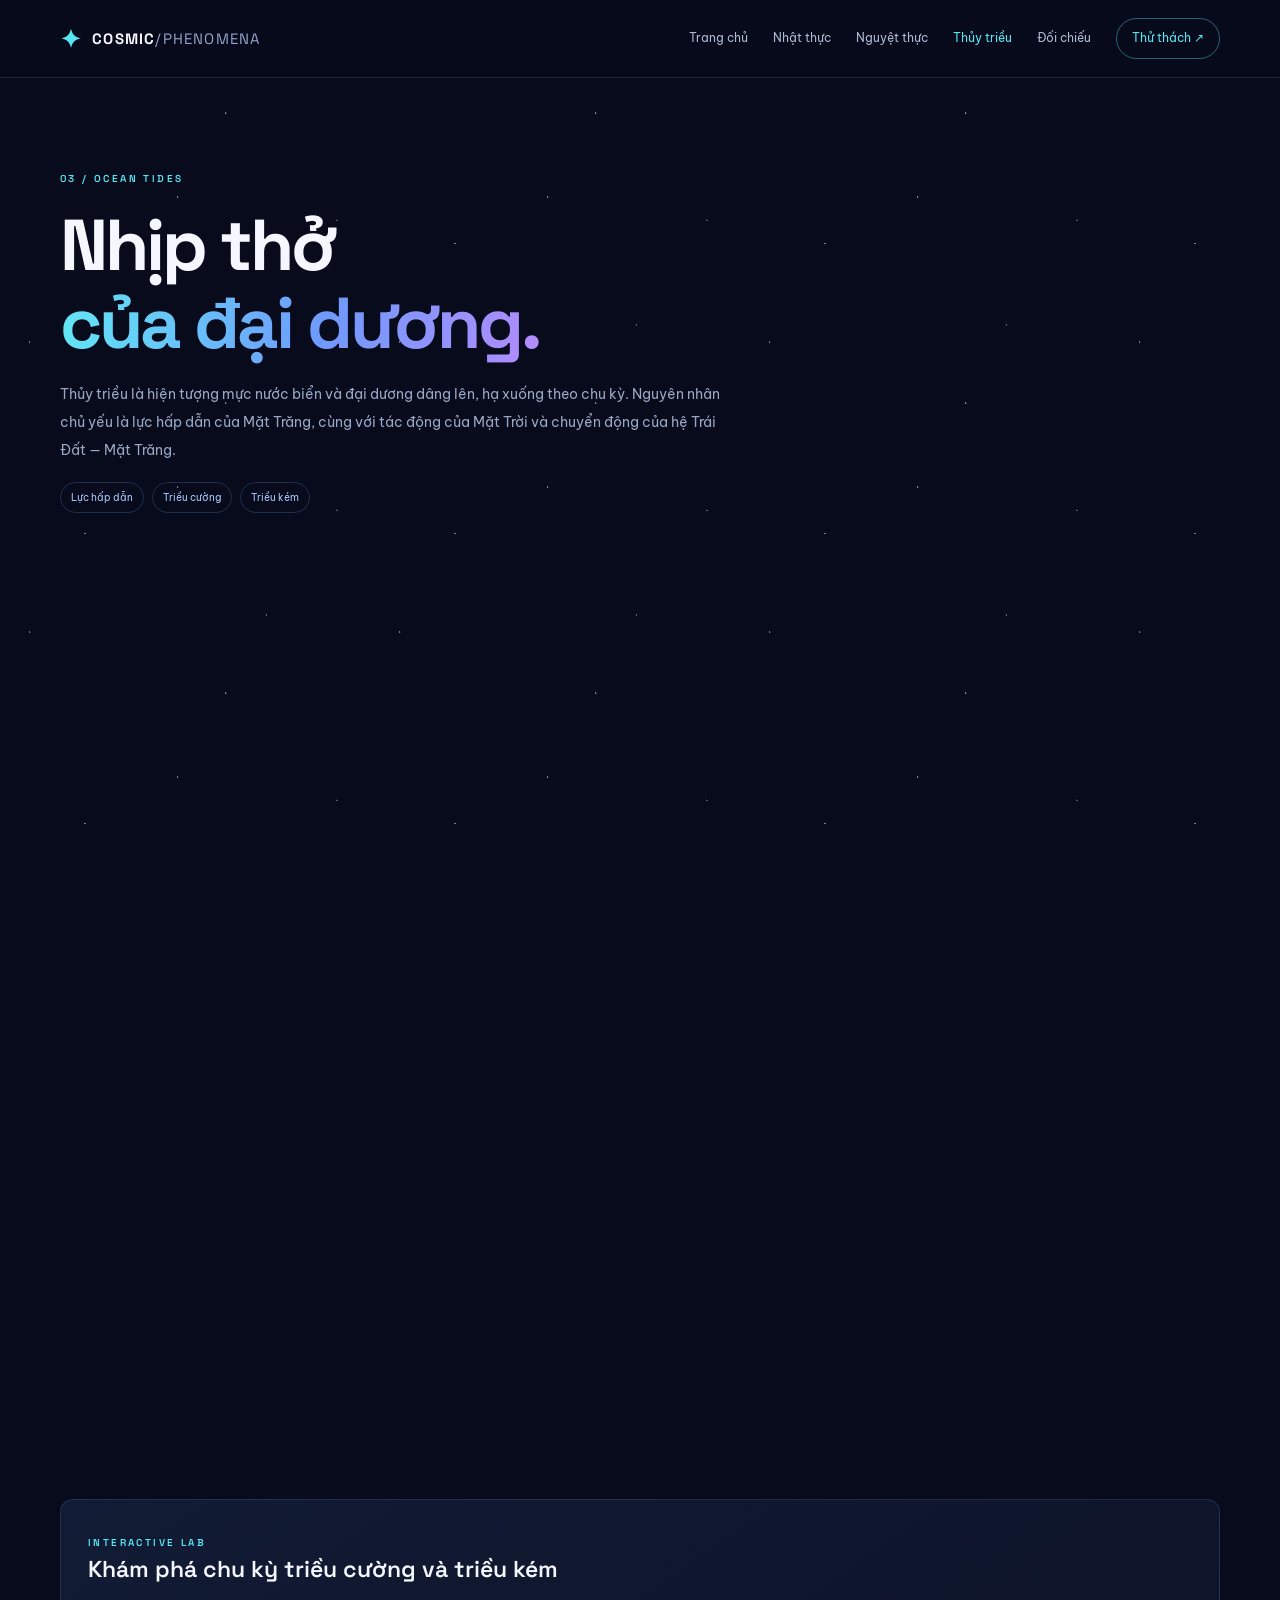
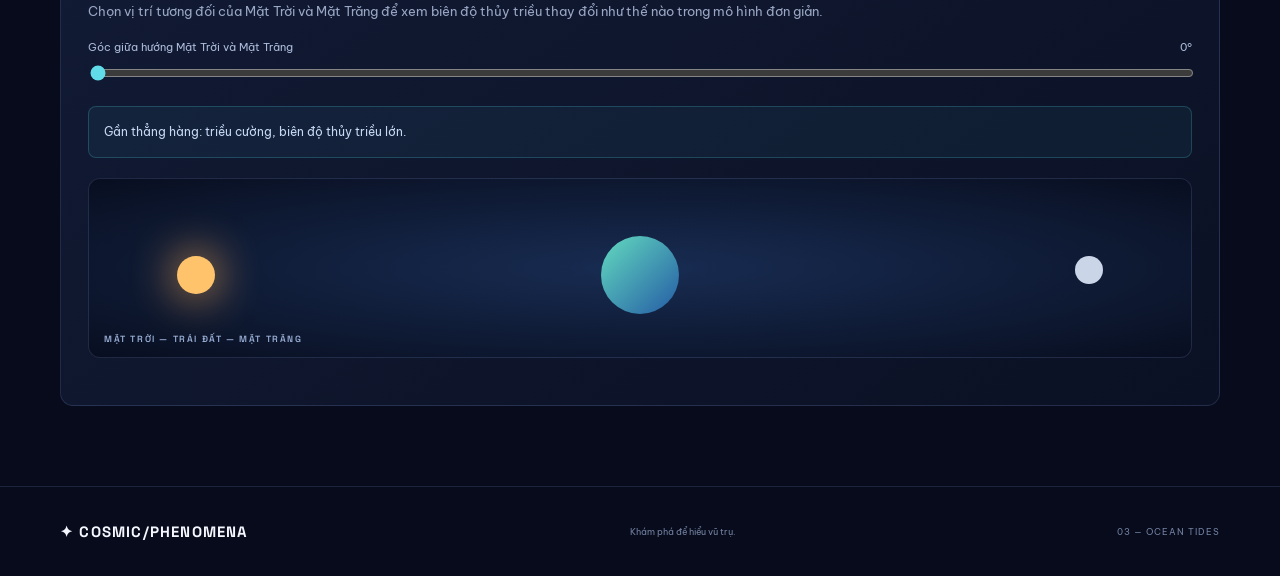
<file: pages/tides.html>
<!DOCTYPE html><html lang="vi"><head><meta charset="UTF-8"><meta name="viewport" content="width=device-width,initial-scale=1"><meta name="description" content="Tìm hiểu thủy triều, lực hấp dẫn Mặt Trăng, triều cường và triều kém."><title>Thủy triều — COSMIC PHENOMENA</title><link href="https://fonts.googleapis.com/css2?family=Be+Vietnam+Pro:wght@300;400;500;600;700;800&family=Space+Grotesk:wght@400;500;600;700&display=swap" rel="stylesheet"><link rel="stylesheet" href="../css/style.css"></head><body><div class="starfield"></div><header class="site-header"><a class="brand" href="../index.html"><span class="brand-mark">✦</span><span>COSMIC<span class="brand-light">/PHENOMENA</span></span></a><button class="menu-toggle" aria-label="Mở menu">☰</button><nav class="main-nav"><a href="../index.html">Trang chủ</a><a href="solar-eclipse.html">Nhật thực</a><a href="lunar-eclipse.html">Nguyệt thực</a><a class="active" href="tides.html">Thủy triều</a><a href="compare.html">Đối chiếu</a><a class="nav-quiz" href="quiz.html">Thử thách ↗</a></nav></header><main class="wrap"><section class="page-hero"><span class="section-kicker">03 / OCEAN TIDES</span><h1>Nhịp thở<br><span class="gradient-text">của đại dương.</span></h1><p>Thủy triều là hiện tượng mực nước biển và đại dương dâng lên, hạ xuống theo chu kỳ. Nguyên nhân chủ yếu là lực hấp dẫn của Mặt Trăng, cùng với tác động của Mặt Trời và chuyển động của hệ Trái Đất — Mặt Trăng.</p><div class="pill-row"><span class="pill">Lực hấp dẫn</span><span class="pill">Triều cường</span><span class="pill">Triều kém</span></div></section><div class="content-grid"><article class="content-panel"><h2>01. Vì sao có thủy triều?</h2><p>Lực hấp dẫn của Mặt Trăng tác động lên các phần khác nhau của Trái Đất không hoàn toàn giống nhau. Kết hợp với hiệu ứng quán tính trong hệ Trái Đất — Mặt Trăng, nước đại dương hình thành hai vùng phình thủy triều gần phía hướng về Mặt Trăng và phía đối diện. Khi Trái Đất tự quay, nhiều khu vực ven biển lần lượt đi qua các vùng nước dâng và hạ.</p><div class="diagram"><div class="body earth-body" style="width:110px;height:110px;left:calc(50% - 55px);top:29%"></div><div class="body moon-body" style="right:12%;top:45%;width:34px;height:34px"></div><div style="position:absolute;width:175px;height:125px;border:12px solid #58bfe966;border-radius:50%;left:calc(50% - 87px);top:26%"></div><div class="diagram-label">MÔ HÌNH PHÌNH THỦY TRIỀU · ĐÃ PHÓNG ĐẠI</div></div><p>Thực tế, hình dạng đường bờ biển, độ sâu đáy biển, địa hình và thời tiết khiến biên độ, thời điểm thủy triều khác nhau giữa các địa phương.</p></article><aside class="info-panel"><h2>Hai kiểu thủy triều đáng chú ý</h2><div class="info-list"><div class="info-item"><b>Triều cường (spring tide)</b><span>Xảy ra gần kỳ trăng non và trăng tròn, khi Mặt Trời, Trái Đất, Mặt Trăng gần thẳng hàng; biên độ triều lớn hơn.</span></div><div class="info-item"><b>Triều kém (neap tide)</b><span>Xảy ra gần kỳ bán nguyệt, khi hướng Mặt Trời và Mặt Trăng tạo góc gần vuông nhìn từ Trái Đất; biên độ triều nhỏ hơn.</span></div></div></aside></div><section class="two-col"><article class="content-panel"><h2>02. Vai trò của Mặt Trời</h2><p>Mặt Trời ở rất xa nhưng có khối lượng lớn nên vẫn tác động đến thủy triều. Khi lực gây triều của Mặt Trời và Mặt Trăng cùng tăng cường theo phương gần thẳng hàng, triều cường xuất hiện. Khi hai tác động tạo góc gần vuông, biên độ triều giảm, tạo triều kém.</p></article><article class="content-panel"><h2>03. Ý nghĩa thực tiễn</h2><p>Dự báo thủy triều hỗ trợ hàng hải, đánh bắt và nuôi trồng thủy sản, sản xuất muối, quy hoạch cảng biển và cảnh báo ngập vùng ven biển. Mực triều thực tế còn chịu ảnh hưởng của gió, áp suất khí quyển và địa hình địa phương.</p></article></section><section class="interactive-panel"><span class="section-kicker">INTERACTIVE LAB</span><h2>Khám phá chu kỳ triều cường và triều kém</h2><p>Chọn vị trí tương đối của Mặt Trời và Mặt Trăng để xem biên độ thủy triều thay đổi như thế nào trong mô hình đơn giản.</p><div class="control-row"><label for="alignment">Góc giữa hướng Mặt Trời và Mặt Trăng</label><output id="angle-value">0°</output></div><input class="range-control" id="alignment" type="range" min="0" max="180" step="5" value="0"><div class="result-box" id="tide-result">Gần thẳng hàng: triều cường, biên độ thủy triều lớn.</div><div class="diagram" style="height:180px"><div class="body earth-body" style="width:78px;height:78px;left:calc(50% - 39px);top:32%"></div><div class="body sun-body" style="width:38px;height:38px;left:8%;top:43%"></div><div class="body moon-body" id="tide-moon" style="right:8%;top:43%"></div><div class="diagram-label">MẶT TRỜI — TRÁI ĐẤT — MẶT TRĂNG</div></div></section></main><footer class="site-footer"><div class="wrap footer-inner"><a class="brand" href="../index.html">✦ COSMIC/PHENOMENA</a><p>Khám phá để hiểu vũ trụ.</p><span>03 — OCEAN TIDES</span></div></footer><script src="../js/app.js"></script><script>const a=document.getElementById('alignment'),v=document.getElementById('angle-value'),res=document.getElementById('tide-result'),moon=document.getElementById('tide-moon');a.addEventListener('input',()=>{const n=+a.value;v.textContent=n+'°';moon.style.transform='rotate('+n+'deg) translateX(0)';res.textContent=n<30||n>150?'Gần thẳng hàng: triều cường, biên độ thủy triều lớn.':'Gần vuông góc: triều kém, biên độ thủy triều nhỏ hơn.'});</script></body></html>
</file>
<file: css/style.css>
:root{--bg:#070b1b;--panel:#10172d;--panel2:#131d38;--text:#f4f7ff;--muted:#9aa7c4;--cyan:#55e6f2;--blue:#548bff;--purple:#a78bfa;--line:rgba(160,185,255,.15);--font:'Be Vietnam Pro',sans-serif;--display:'Space Grotesk',sans-serif}*{box-sizing:border-box}html{scroll-behavior:smooth}body{margin:0;background:var(--bg);color:var(--text);font-family:var(--font);line-height:1.7;overflow-x:hidden}a{color:inherit;text-decoration:none}.starfield{position:fixed;inset:0;pointer-events:none;z-index:-1;background-image:radial-gradient(1px 1px at 8% 18%,#d8e8ff 80%,transparent),radial-gradient(1px 1px at 72% 12%,#8ebaff 80%,transparent),radial-gradient(1px 1px at 48% 68%,#fff 80%,transparent),radial-gradient(1px 1px at 91% 76%,#8ebaff 80%,transparent),radial-gradient(1px 1px at 23% 84%,#fff 80%,transparent),radial-gradient(1px 1px at 61% 39%,#fff 80%,transparent);background-size:370px 290px;opacity:.48}.wrap{width:min(1160px,calc(100% - 48px));margin:auto}.site-header{height:78px;display:flex;align-items:center;justify-content:space-between;padding:0 max(24px,calc((100vw - 1160px)/2));border-bottom:1px solid var(--line);background:rgba(7,11,27,.78);backdrop-filter:blur(18px);position:sticky;top:0;z-index:20}.brand{display:flex;gap:10px;align-items:center;font:700 15px var(--display);letter-spacing:1.2px}.brand-mark{color:var(--cyan);font-size:25px}.brand-light{font-weight:400;color:#91a2c7}.main-nav{display:flex;gap:25px;align-items:center;font-size:12px;color:#aeb9d1}.main-nav a{transition:.25s}.main-nav a:hover,.main-nav a.active{color:var(--cyan)}.main-nav .nav-quiz{padding:9px 15px;border:1px solid rgba(85,230,242,.4);border-radius:30px;color:var(--cyan)}.menu-toggle{display:none;background:none;color:white;border:0;font-size:23px}.hero{min-height:680px;display:grid;grid-template-columns:1fr 1fr;align-items:center;position:relative;padding-top:55px;padding-bottom:95px}.hero-copy{max-width:550px;z-index:2}.eyebrow,.section-kicker{font:600 10px var(--display);letter-spacing:2.4px;color:var(--cyan)}.pulse{display:inline-block;width:7px;height:7px;border-radius:50%;background:var(--cyan);box-shadow:0 0 14px var(--cyan);margin-right:9px}.hero h1{font:700 clamp(56px,7vw,88px)/1.02 var(--display);letter-spacing:-4px;margin:26px 0}.gradient-text{background:linear-gradient(100deg,#62e8f4,#6e9aff 55%,#b38bff);-webkit-background-clip:text;background-clip:text;color:transparent}.hero-lead{font-size:19px;font-weight:600;line-height:1.55;max-width:480px}.hero-desc{font-size:13px;color:var(--muted);max-width:475px;line-height:1.9;margin:17px 0 28px}.hero-actions{display:flex;gap:12px;flex-wrap:wrap}.btn{display:inline-flex;align-items:center;gap:20px;padding:13px 19px;border-radius:7px;font-size:12px;font-weight:600;transition:.25s}.btn:hover{transform:translateY(-3px)}.btn-primary{background:linear-gradient(110deg,#4387ff,#6b71f6);box-shadow:0 8px 28px #416cff38}.btn-ghost{border:1px solid var(--line);color:#c4cee4}.hero-meta{display:flex;align-items:center;gap:17px;margin-top:43px;color:#8795b4;font-size:10px}.hero-meta b{font:600 15px var(--display);color:#e7edff;margin-right:4px}.hero-meta i{height:16px;width:1px;background:var(--line)}.solar-art{height:480px;position:relative;display:grid;place-items:center}.orbit{position:absolute;border:1px solid rgba(111,160,255,.22);border-radius:50%;transform:rotate(-25deg)}.orbit-one{width:230px;height:230px}.orbit-two{width:360px;height:360px}.orbit-three{width:480px;height:480px}.sun{width:112px;height:112px;border-radius:50%;background:radial-gradient(circle at 35% 35%,#fff7c2,#ffc45c 38%,#fa784d 72%);box-shadow:0 0 45px #ff9d4e,0 0 120px #ff9d4e55;z-index:2}.planet{position:absolute;border-radius:50%;z-index:3}.planet-earth{width:35px;height:35px;background:linear-gradient(135deg,#73e4dc,#2569a8 65%,#163e80);top:20%;left:24%;box-shadow:0 0 22px #42aaff88}.planet-earth span{position:absolute;width:13px;height:7px;border-radius:70% 30%;background:#a3e5a0;top:8px;left:9px;transform:rotate(-20deg)}.planet-moon{width:17px;height:17px;background:linear-gradient(135deg,#fff,#8d9ab2);bottom:23%;right:18%;box-shadow:0 0 20px #a9c4ff}.planet-blue{width:13px;height:13px;background:#64a8ff;top:20%;right:25%;box-shadow:0 0 16px #64a8ff}.art-label{position:absolute;font:600 9px var(--display);letter-spacing:2px;color:#8fa2c8}.label-sun{top:54%;left:18%}.label-earth{top:13%;left:18%}.label-moon{bottom:17%;right:12%}.scroll-note{position:absolute;bottom:28px;left:0;color:#7886a5;font:600 9px var(--display);letter-spacing:2px}.scroll-note span{color:var(--cyan);margin-left:12px}.intro-band{border-top:1px solid var(--line);border-bottom:1px solid var(--line);background:linear-gradient(100deg,#101a35aa,#11162b88);padding:72px 0}.intro-grid{display:grid;grid-template-columns:1fr 1fr;gap:70px;align-items:center}.intro-grid h2,.section-heading h2,.simulation-strip h2,.cta-inner h2{font:600 clamp(30px,4vw,44px)/1.2 var(--display);letter-spacing:-1.6px;margin:14px 0}.intro-grid h2 em{font-style:normal;color:var(--cyan)}.intro-grid p,.section-heading>p{color:var(--muted);font-size:13px;line-height:2}.journey-section{padding-top:100px;padding-bottom:105px}.section-heading{display:flex;align-items:end;justify-content:space-between;gap:30px;margin-bottom:34px}.section-heading>p{max-width:360px;margin:0 0 5px}.topic-grid{display:grid;grid-template-columns:repeat(3,1fr);gap:17px}.topic-card{min-height:370px;padding:24px;border:1px solid var(--line);border-radius:13px;background:linear-gradient(145deg,#151e39dd,#0c1226);position:relative;overflow:hidden;transition:.35s}.topic-card:before{content:"";position:absolute;inset:0;background:radial-gradient(circle at 80% 25%,#438bff18,transparent 45%);opacity:0;transition:.3s}.topic-card:hover{transform:translateY(-8px);border-color:#5a9dff88;box-shadow:0 22px 55px #0005}.topic-card:hover:before{opacity:1}.card-top{display:flex;justify-content:space-between;color:#8294b7;font:600 9px var(--display);letter-spacing:1.6px}.arrow-round{border:1px solid var(--line);width:27px;height:27px;border-radius:50%;display:grid;place-items:center;color:var(--cyan)}.topic-card h3{font:600 28px var(--display);margin:10px 0}.topic-card p{color:var(--muted);font-size:12px;max-width:290px;line-height:1.9}.card-link{position:absolute;bottom:22px;left:24px;right:24px;padding-top:14px;border-top:1px solid var(--line);display:flex;justify-content:space-between;font-size:10px;color:#aab7d2}.card-link b{color:var(--cyan);font-size:16px}.mini-orbit{height:140px;position:relative;display:flex;align-items:center;justify-content:center}.mini-sun{width:62px;height:62px;border-radius:50%;background:#ffbd64;box-shadow:0 0 32px #ff9c55}.mini-moon{width:24px;height:24px;border-radius:50%;background:#aab7ca;position:absolute;left:calc(50% - 10px);box-shadow:0 0 15px #b6c8e5}.mini-earth{width:31px;height:31px;border-radius:50%;background:linear-gradient(140deg,#5fe0c3,#2354a6);position:absolute;right:22%}.lunar-card .mini-orbit{gap:50px}.lunar-card .mini-earth{position:relative;right:auto}.red-moon{position:relative;left:auto;background:#c66a59;box-shadow:0 0 18px #e36e50}.shadow-cone{position:absolute;width:85px;height:45px;background:linear-gradient(90deg,#17213a99,transparent);left:43%;transform:skewY(-13deg)}.tide-visual{height:140px;position:relative;overflow:hidden}.tide-moon{position:absolute;width:30px;height:30px;border-radius:50%;background:#d7e0f1;top:18px;left:55%;box-shadow:0 0 18px #b8d4ff}.tide-earth{position:absolute;width:110px;height:60px;border-radius:50%;background:linear-gradient(180deg,#64b8ee,#164b91);left:calc(50% - 55px);bottom:8px;box-shadow:0 0 30px #2b80ca66}.wave{position:absolute;border:2px solid #55d9ee;border-radius:50%;width:170px;height:85px;left:calc(50% - 85px);bottom:-6px;opacity:.55}.wave-b{width:220px;height:110px;left:calc(50% - 110px);bottom:-17px;opacity:.25}.simulation-strip{padding:85px 0;background:linear-gradient(110deg,#111a35,#0b1125);border-block:1px solid var(--line)}.sim-grid{display:grid;grid-template-columns:.8fr 1.2fr;gap:65px;align-items:center}.simulation-strip p{color:var(--muted);font-size:13px;line-height:2;max-width:390px}.text-link{display:inline-flex;gap:18px;margin-top:12px;color:var(--cyan);font-size:12px;font-weight:600}.lab-panel{height:300px;border:1px solid #648cff35;border-radius:15px;position:relative;overflow:hidden;background:radial-gradient(ellipse at 50% 50%,#172e59,#0a1024 70%)}.lab-stars{position:absolute;inset:0;background-image:radial-gradient(2px 2px at 20% 30%,#fff 80%,transparent),radial-gradient(1px 1px at 70% 20%,#fff 80%,transparent),radial-gradient(1px 1px at 85% 70%,#fff 80%,transparent),radial-gradient(2px 2px at 30% 80%,#fff 80%,transparent);opacity:.6}.lab-sun{position:absolute;width:68px;height:68px;border-radius:50%;background:#ffc16a;box-shadow:0 0 50px #ffad53;left:15%;top:38%}.lab-earth{position:absolute;width:90px;height:90px;border-radius:50%;background:linear-gradient(140deg,#64d9b7,#2364a7 70%);left:calc(50% - 45px);top:34%;box-shadow:0 0 35px #398ddc77}.lab-moon{position:absolute;width:25px;height:25px;border-radius:50%;background:#d7ddeb;right:16%;top:45%;box-shadow:0 0 20px #b8d4ff;animation:float 4s ease-in-out infinite}.lab-caption{position:absolute;bottom:18px;left:22px;right:22px;display:flex;justify-content:space-between;font:600 9px var(--display);letter-spacing:2px;color:#9cb2df}.lab-caption span{color:#647da9}.facts-section{padding:100px 0}.fact-grid{display:grid;grid-template-columns:repeat(3,1fr);gap:30px}.fact{padding:20px 0;border-top:1px solid #49618c}.fact strong{font:600 12px var(--display);color:var(--cyan)}.fact h3{font:600 18px/1.4 var(--display);margin:16px 0 10px}.fact p{color:var(--muted);font-size:12px;line-height:1.9}.final-cta{text-align:center;padding:90px 20px;background:radial-gradient(ellipse at 50% 100%,#263e78aa,transparent 65%),#0c1227;border-top:1px solid var(--line)}.cta-inner h2{font-size:clamp(36px,5vw,55px)}.cta-inner p{color:var(--muted);font-size:13px;margin:20px 0 28px}.site-footer{border-top:1px solid var(--line);padding:28px 0}.footer-inner{display:flex;align-items:center;justify-content:space-between;gap:20px}.footer-inner p,.footer-inner>span{font-size:9px;color:#7382a2}.footer-inner>span{letter-spacing:1px}.page-hero{padding:85px 0 55px;max-width:900px}.page-hero h1{font:700 clamp(44px,7vw,72px)/1.08 var(--display);letter-spacing:-3px;margin:17px 0}.page-hero p{max-width:680px;color:var(--muted);font-size:14px;line-height:2}.content-grid{display:grid;grid-template-columns:1.15fr .85fr;gap:22px;margin:25px 0 80px}.content-panel,.info-panel,.interactive-panel{border:1px solid var(--line);border-radius:13px;padding:27px;background:linear-gradient(145deg,#121b35,#0b1124)}.content-panel h2,.info-panel h2,.interactive-panel h2{font:600 23px var(--display);margin:0 0 14px}.content-panel p,.info-panel p,.interactive-panel p{color:var(--muted);font-size:13px;line-height:2}.info-list{display:grid;gap:13px;margin-top:18px}.info-item{padding:13px 15px;border-left:2px solid var(--cyan);background:#ffffff06}.info-item b{display:block;font-size:12px}.info-item span{font-size:11px;color:var(--muted)}.diagram{height:260px;position:relative;border:1px solid var(--line);border-radius:12px;background:radial-gradient(ellipse,#182c52,#080e20);overflow:hidden;margin:20px 0}.diagram .body{position:absolute;border-radius:50%}.diagram .sun-body{width:70px;height:70px;background:#ffc46b;box-shadow:0 0 45px #ffad53;left:10%;top:37%}.diagram .earth-body{width:58px;height:58px;background:linear-gradient(135deg,#63dbbf,#245ba5);left:48%;top:40%}.diagram .moon-body{width:28px;height:28px;background:#cbd5e8;right:12%;top:45%}.diagram .beam{position:absolute;left:22%;top:44%;width:65%;height:50px;background:linear-gradient(90deg,#ffce7555,#9ba9ce33);clip-path:polygon(0 0,100% 38%,100% 62%,0 100%)}.diagram .shadow{position:absolute;left:58%;top:48%;width:34%;height:35px;background:linear-gradient(90deg,#050916aa,transparent);clip-path:polygon(0 0,100% 35%,100% 65%,0 100%)}.diagram-label{position:absolute;bottom:12px;left:15px;font:600 9px var(--display);letter-spacing:1.6px;color:#9bb0d7}.callout{border:1px solid #55e6f244;background:#55e6f20b;padding:16px;border-radius:8px;color:#c5d4f0;font-size:12px;line-height:1.8;margin-top:18px}.pill-row{display:flex;gap:8px;flex-wrap:wrap;margin:18px 0}.pill{font-size:10px;color:#a9c8ff;border:1px solid #6b91d744;padding:6px 10px;border-radius:30px}.section-block{padding:24px 0;border-bottom:1px solid var(--line)}.section-block h3{font:600 18px var(--display)}.section-block p,.section-block li{color:var(--muted);font-size:13px;line-height:2}.two-col{display:grid;grid-template-columns:1fr 1fr;gap:18px}.interactive-panel{margin:22px 0 80px}.range-control{width:100%;accent-color:#61dce9}.control-row{display:flex;justify-content:space-between;color:#aebcda;font-size:11px;margin:14px 0 5px}.result-box{margin-top:17px;background:#55e6f20d;border:1px solid #55e6f233;border-radius:8px;padding:15px;font-size:12px;color:#c7d8f5}.table-wrap{overflow-x:auto}table{width:100%;border-collapse:collapse;font-size:12px}th,td{padding:14px;text-align:left;border-bottom:1px solid var(--line)}th{color:var(--cyan);font-weight:600}td{color:#bac7e0}.quiz-shell{max-width:800px;margin:20px auto 90px}.quiz-top{display:flex;justify-content:space-between;color:#8fa2c7;font:600 10px var(--display);letter-spacing:1.4px}.progress{height:5px;background:#1c2947;border-radius:5px;margin:15px 0 30px;overflow:hidden}.progress span{display:block;height:100%;background:linear-gradient(90deg,var(--cyan),var(--blue));width:0;transition:.3s}.question-card{padding:30px;border:1px solid var(--line);border-radius:14px;background:linear-gradient(145deg,#131d38,#0b1124)}.question-card h2{font:600 23px/1.5 var(--display)}.answers{display:grid;gap:11px;margin:25px 0}.answer{width:100%;text-align:left;border:1px solid var(--line);border-radius:8px;padding:14px 16px;background:#ffffff05;color:#dce6fa;font:400 12px var(--font);cursor:pointer;transition:.2s}.answer:hover{border-color:#64ddeb88;background:#55e6f20a}.answer.selected{border-color:var(--cyan);background:#55e6f21a}.answer.correct{border-color:#55d6a5;background:#55d6a51a}.answer.wrong{border-color:#ff7d8a;background:#ff7d8a14}.quiz-actions{display:flex;justify-content:space-between;align-items:center}.quiz-feedback{font-size:12px;color:#9eb0cf;min-height:25px}.quiz-result{text-align:center;padding:40px 20px}.score-number{font:700 64px var(--display);color:var(--cyan)}.btn-small{border:1px solid var(--line);background:#ffffff08;color:white;border-radius:7px;padding:10px 16px;cursor:pointer;font:500 11px var(--font)}.btn-small:disabled{opacity:.35;cursor:not-allowed}.site-header a:focus-visible,.btn:focus-visible,button:focus-visible{outline:2px solid var(--cyan);outline-offset:3px}@keyframes float{50%{transform:translateY(-12px)}}@media(max-width:900px){.main-nav{gap:13px}.main-nav a{font-size:10px}.hero{min-height:600px}.solar-art{transform:scale(.85)}.topic-card{padding:19px}.sim-grid{gap:30px}}@media(max-width:700px){.site-header{height:68px}.menu-toggle{display:block}.main-nav{display:none;position:absolute;top:68px;left:0;right:0;padding:20px 24px;background:#0b1228;border-bottom:1px solid var(--line);flex-direction:column;align-items:stretch}.main-nav.open{display:flex}.main-nav a{font-size:13px;padding:6px}.hero{grid-template-columns:1fr;padding-top:65px;padding-bottom:70px;min-height:auto}.hero h1{font-size:60px}.solar-art{height:340px;transform:scale(.75);margin:-15px -35px}.scroll-note{bottom:20px}.intro-grid,.sim-grid,.content-grid{grid-template-columns:1fr;gap:20px}.intro-band{padding:55px 0}.journey-section,.facts-section{padding:65px 0}.section-heading{display:block}.section-heading>p{margin-top:14px}.topic-grid,.fact-grid{grid-template-columns:1fr}.topic-card{min-height:340px}.lab-panel{height:230px}.footer-inner{align-items:flex-start;flex-direction:column;gap:8px}.two-col{grid-template-columns:1fr}.page-hero{padding:60px 0 30px}.question-card{padding:20px}.question-card h2{font-size:19px}}
</file>
